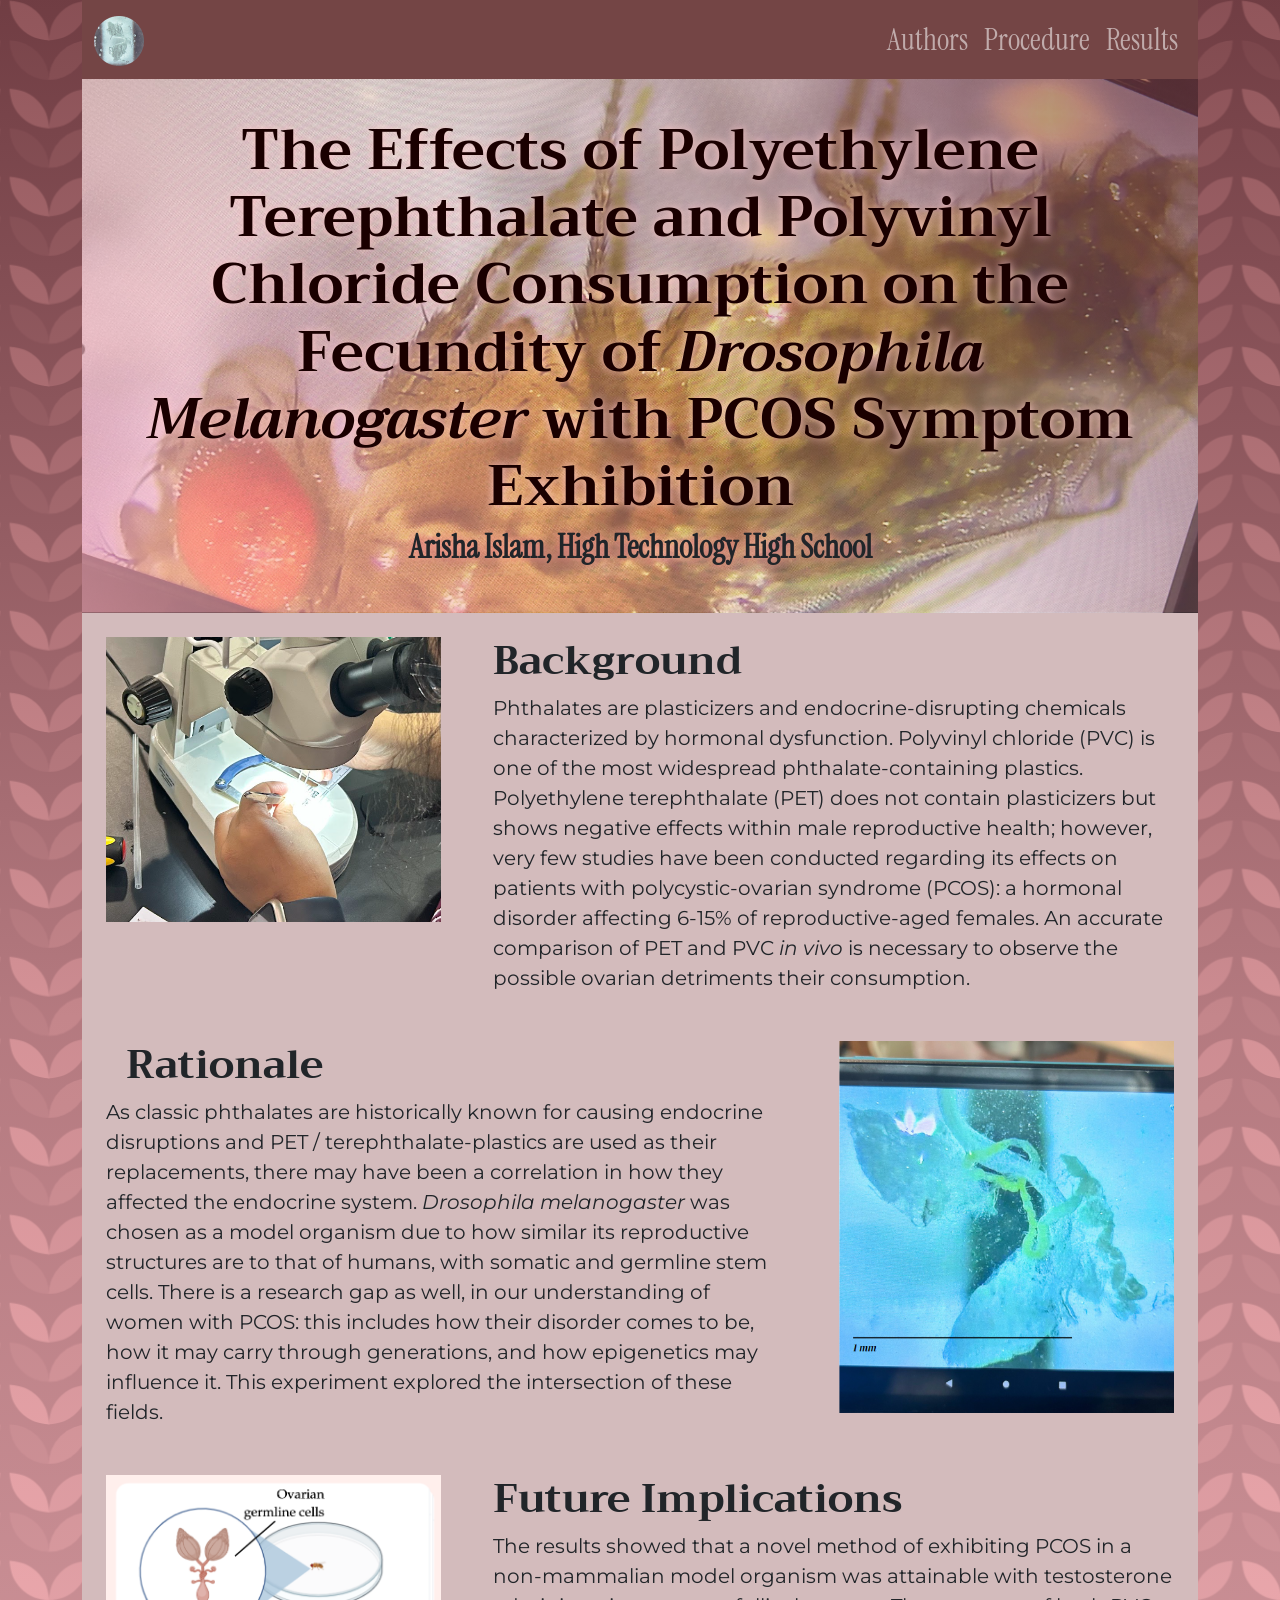
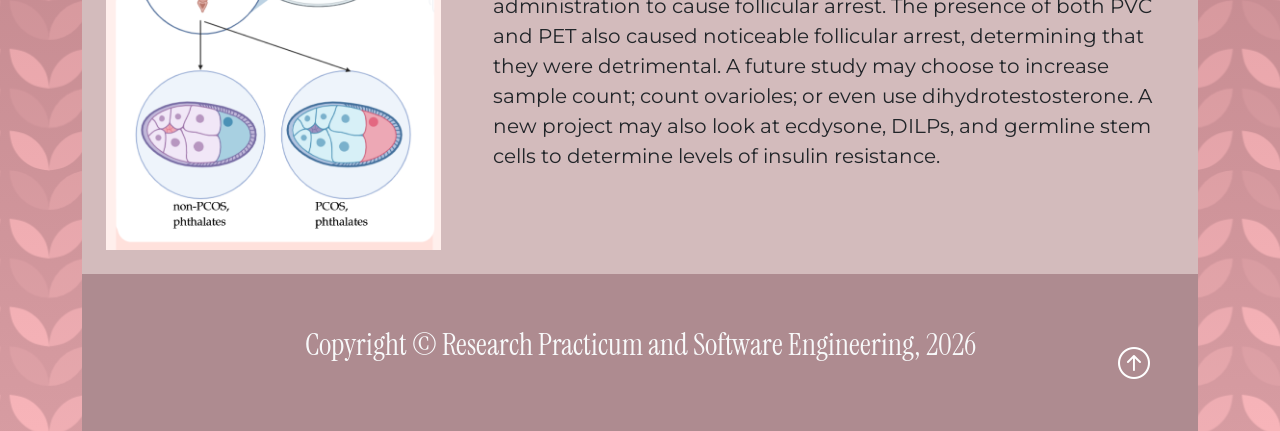
<file: index.html>
<!doctype html>
<html lang="en">
  <head>
    <meta charset="UTF-8" />
    <meta name="viewport" content="width=device-width, initial-scale=1" />
    <title>Activity 2.1.5 Class Demo</title>

    <!--CSS Links-->
    <link
      href="https://cdn.jsdelivr.net/npm/bootstrap@5.3.8/dist/css/bootstrap.min.css"
      rel="stylesheet"
      integrity="sha384-sRIl4kxILFvY47J16cr9ZwB07vP4J8+LH7qKQnuqkuIAvNWLzeN8tE5YBujZqJLB"
      crossorigin="anonymous"
    />
    <link
      rel="stylesheet"
      href="https://cdn.jsdelivr.net/npm/bootstrap-icons@1.13.1/font/bootstrap-icons.min.css"
    />
    <link rel="stylesheet" href="styles.css" />
    <link
      rel="stylesheet"
      href="https://fonts.googleapis.com/css?family=Trirong"
    />
    <link
      href="https://fonts.googleapis.com/css2?family=Instrument+Serif:ital@0;1&display=swap"
      rel="stylesheet"
    />
    <link rel="icon" type="image/x-icon" href="img/ovary.png" />
    <link
      href="https://fonts.googleapis.com/css2?family=Montserrat:ital,wght@0,100..900;1,100..900&display=swap"
      rel="stylesheet"
    />

    <!--JavaScript Links-->
    <script
      src="https://cdn.jsdelivr.net/npm/bootstrap@5.3.8/dist/js/bootstrap.bundle.min.js"
      integrity="sha384-FKyoEForCGlyvwx9Hj09JcYn3nv7wiPVlz7YYwJrWVcXK/BmnVDxM+D2scQbITxI"
      crossorigin="anonymous"
    ></script>
  </head>

  <body class="body">
    <div class="container-lg min-vh-100">
      <header>
        <!--Navigation Bar-->
        <nav
          class="navbar navbar-expand-lg nav-background-color"
          data-bs-theme="dark"
        >
          <div class="container">
            <a href="#" class="navbar-brand">
              <!-- Website Brand -->
              <img
                src="img/ovary.png"
                alt="Ovary logo"
                class="d-inline-block align-text-top w-50"
              />
            </a>

            <!--Hamburger Menu Button-->
            <button
              class="navbar-toggler"
              type="button"
              data-bs-toggle="collapse"
              data-bs-target="#navmenu"
            >
              <span class="navbar-toggler-icon"></span>
            </button>

            <!-- Collapsible Navbar menu with custom hover underline CSS animation -->
            <div class="collapse navbar-collapse" id="navmenu">
              <!--Links to hamburger menu-->
              <ul class="navbar-nav ms-auto">
                <!--ms-auto provides automatic margin spacing-->
                <li class="nav-itm">
                  <a
                    href="authors.html"
                    class="nav-link hover-underline-animation new"
                    >Authors</a
                  >
                </li>
                <li class="nav-itm">
                  <a
                    href="procedure.html"
                    class="nav-link hover-underline-animation"
                    >Procedure</a
                  >
                </li>
                <li class="nav-itm">
                  <a
                    href="results.html"
                    class="nav-link hover-underline-animation"
                    >Results</a
                  >
                </li>
              </ul>
            </div>
          </div>
        </nav>
      </header>

      <!--Showcase-->
      <section class="showcase text-dark p-2 text-center hero-image">
        <div class="container">
          <div class="row">
            <div class="col-sm-0 p-0 d-flex align-items-center">
              <div class="container" style="margin: 30px">
                <h1 class="display-4">
                  The Effects of Polyethylene Terephthalate and Polyvinyl
                  Chloride Consumption on the Fecundity of
                  <em>Drosophila Melanogaster</em> with PCOS Symptom Exhibition
                </h1>
                <!--display-4 will make the <h1> tag stand out-->
                <h2 class="name" style="text-shadow: 0px 0px 10px #ff9797">
                  <strong>Arisha Islam, High Technology High School</strong>
                </h2>
              </div>
            </div>
          </div>
        </div>
      </section>

      <section class="overview text-dark p-2 text-left">
        <!--Overview-->
        <div class="container">
          <div class="row">
            <div class="col-sm-4 p-3">
              <img
                src="img/dissection.png"
                alt="Dissection of a Drosophila Sample"
                class="img-fluid"
              />
            </div>
            <div class="col-sm-8 p-3">
              <h1 class="overview-left-padding">Background</h1>
              <!--overview-left-padding - custom padding left side-->
              <p class="lead overview-font overview-left-padding new-font">
                Phthalates are plasticizers and endocrine-disrupting chemicals
                characterized by hormonal dysfunction. Polyvinyl chloride (PVC)
                is one of the most widespread phthalate-containing plastics.
                Polyethylene terephthalate (PET) does not contain plasticizers
                but shows negative effects within male reproductive health;
                however, very few studies have been conducted regarding its
                effects on patients with polycystic-ovarian syndrome (PCOS): a
                hormonal disorder affecting 6-15% of reproductive-aged females.
                An accurate comparison of PET and PVC <em>in vivo</em> is
                necessary to observe the possible ovarian detriments their
                consumption.
              </p>
            </div>
          </div>

          <div class="row">
            <div class="col-sm-8 p-3">
              <h1 class="overview-left-padding">Rationale</h1>
              <!--overview-left-padding - custom padding left side-->
              <p class="lead overview-font overview-right-padding new-font">
                As classic phthalates are historically known for causing
                endocrine disruptions and PET / terephthalate-plastics are used
                as their replacements, there may have been a correlation in how
                they affected the endocrine system.
                <em>Drosophila melanogaster</em> was chosen as a model organism
                due to how similar its reproductive structures are to that of
                humans, with somatic and germline stem cells. There is a
                research gap as well, in our understanding of women with PCOS:
                this includes how their disorder comes to be, how it may carry
                through generations, and how epigenetics may influence it. This
                experiment explored the intersection of these fields.
              </p>
            </div>
            <div class="col-sm-4 p-3">
              <img src="img/microscope.png" alt="Ovaries under a microscope with scale" class="img-fluid" />
            </div>
          </div>

          <div class="row">
            <div class="col-sm-4 p-3">
              <img
                src="img/future.png"
                alt="Diagram of ovarian cells in non-PCOS  vs PCOS models"
                class="img-fluid"
              />
            </div>
            <div class="col-sm-8 p-3">
              <h1 class="overview-left-padding">Future Implications</h1>
              <!--overview-left-padding - custom padding left side-->
              <p class="lead overview-font overview-left-padding new-font">
                The results showed that a novel method of exhibiting PCOS in a
                non-mammalian model organism was attainable with testosterone
                administration to cause follicular arrest. The presence of both
                PVC and PET also caused noticeable follicular arrest,
                determining that they were detrimental. A future study may
                choose to increase sample count; count ovarioles; or even use
                dihydrotestosterone. A new project may also look at ecdysone,
                DILPs, and germline stem cells to determine levels of insulin
                resistance.
              </p>
            </div>
          </div>
        </div>
      </section>

      <!--Footer-->
      <footer class="p-5 footer text-light text-center position-relative">
        <div class="container">
          <p class="lead credits">
            Copyright &copy; Research Practicum and Software Engineering, 2026
          </p>
          <a href="#" class="position-absolute bottom-0 end-0 p-5">
            <i class="bi bi-arrow-up-circle h2 icon-white"></i>
          </a>
        </div>
      </footer>
    </div>
  </body>
</html>
</file>
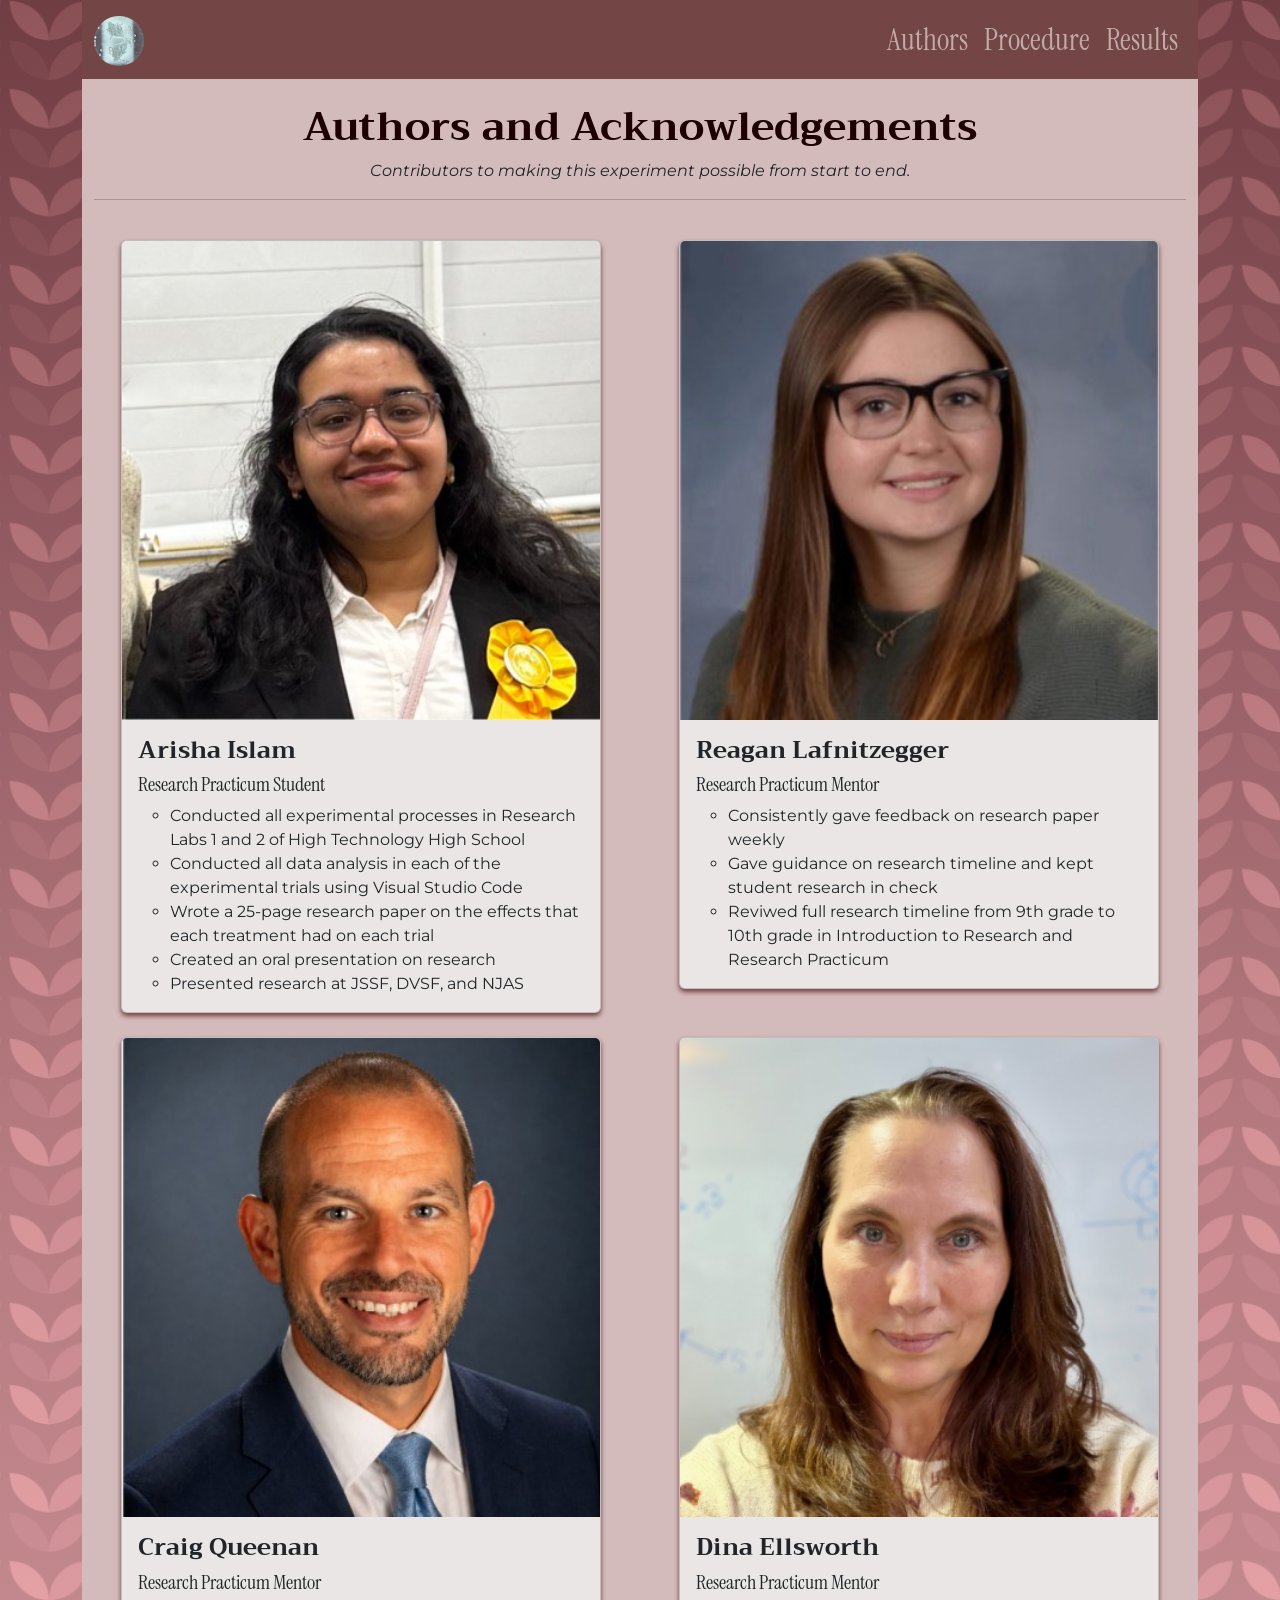
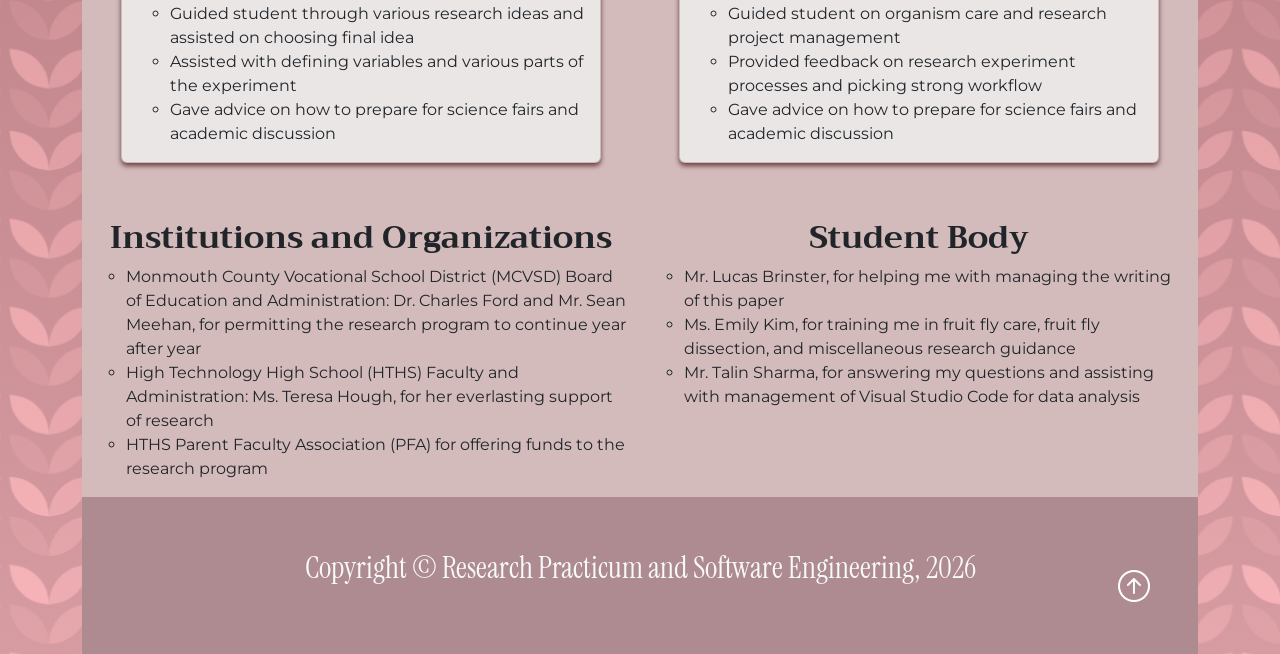
<file: authors.html>
<!doctype html>
<html lang="en">
  <head>
    <meta charset="UTF-8" />
    <meta name="viewport" content="width=device-width, initial-scale=1.0" />
    <title>Activity 2.1.5 Class Demo</title>

    <!--CSS Links-->
    <link
      href="https://cdn.jsdelivr.net/npm/bootstrap@5.3.8/dist/css/bootstrap.min.css"
      rel="stylesheet"
      integrity="sha384-sRIl4kxILFvY47J16cr9ZwB07vP4J8+LH7qKQnuqkuIAvNWLzeN8tE5YBujZqJLB"
      crossorigin="anonymous"
    />
    <link
      rel="stylesheet"
      href="https://cdn.jsdelivr.net/npm/bootstrap-icons@1.13.1/font/bootstrap-icons.min.css"
    />
    <link rel="stylesheet" href="styles.css" />
    <link
      rel="stylesheet"
      href="https://fonts.googleapis.com/css?family=Trirong"
    />
    <link
      href="https://fonts.googleapis.com/css2?family=Instrument+Serif:ital@0;1&display=swap"
      rel="stylesheet"
    />
    <link
      href="https://fonts.googleapis.com/css2?family=Montserrat:ital,wght@0,100..900;1,100..900&display=swap"
      rel="stylesheet"
    />

    <link rel="icon" type="image/x-icon" href="img/ovary.png" />

    <!--JavaScript Links-->
    <script
      src="https://cdn.jsdelivr.net/npm/bootstrap@5.3.8/dist/js/bootstrap.bundle.min.js"
      integrity="sha384-FKyoEForCGlyvwx9Hj09JcYn3nv7wiPVlz7YYwJrWVcXK/BmnVDxM+D2scQbITxI"
      crossorigin="anonymous"
    ></script>
  </head>

  <body class="body">
    <div class="container-lg min-vh-100">
      <header>
        <!--Navigation Bar-->
        <nav
          class="navbar navbar-expand-lg nav-background-color"
          data-bs-theme="dark"
        >
          <div class="container">
            <a href="index.html" class="navbar-brand">
              <!-- Website Brand -->
              <img
                src="img/ovary.png"
                alt="Ovary logo"
                class="d-inline-block align-text-top w-50"
              />
            </a>

            <!--Hamburger Menu Button-->
            <button
              class="navbar-toggler"
              type="button"
              data-bs-toggle="collapse"
              data-bs-target="#navmenu"
            >
              <span class="navbar-toggler-icon"></span>
            </button>

            <!-- Collapsible Navbar menu with custom hover underline CSS animation -->
            <div class="collapse navbar-collapse" id="navmenu">
              <!--Links to hamburger menu-->
              <ul class="navbar-nav ms-auto">
                <!--ms-auto provides automatic margin spacing-->
                <li class="nav-itm">
                  <a
                    href="authors.html"
                    class="nav-link hover-underline-animation"
                    >Authors</a
                  >
                </li>
                <li class="nav-itm">
                  <a
                    href="procedure.html"
                    class="nav-link hover-underline-animation"
                    >Procedure</a
                  >
                </li>
                <li class="nav-itm">
                  <a
                    href="results.html"
                    class="nav-link hover-underline-animation"
                    >Results</a
                  >
                </li>
              </ul>
            </div>
          </div>
        </nav>
      </header>

      <!--About the team-->
      <section class="authors">
        <div class="container">
          <br />
          <!--Line break-->
          <h1 class="text-center about-team">Authors and Acknowledgements</h1>
          <p class="text-center">
            <em
              >Contributors to making this experiment possible from start to
              end.</em
            >
          </p>
          <hr />
          <br />
          <!--Horizontal and vertical line break-->

          <!--Cards organized in a 2x2 table format-->
          <div class="row row-cols-1 row-cols-md-2 g-4">
            <div class="col">
              <div class="card about">
                <img
                  src="img/arisha.jpg"
                  alt="Arisha Islam"
                  class="card-img-top"
                />
                <div class="card-body">
                  <h4 class="card-title card-headings">Arisha Islam</h4>
                  <h5 class="name">Research Practicum Student</h5>
                  <ul class="card-text new-font">
                    <li>
                      Conducted all experimental processes in Research Labs 1
                      and 2 of High Technology High School
                    </li>
                    <li>
                      Conducted all data analysis in each of the experimental
                      trials using Visual Studio Code
                    </li>
                    <li>
                      Wrote a 25-page research paper on the effects that each
                      treatment had on each trial
                    </li>
                    <li>Created an oral presentation on research</li>
                    <li>Presented research at JSSF, DVSF, and NJAS</li>
                  </ul>
                </div>
              </div>
            </div>
            <div class="col">
              <div class="card about">
                <img
                  src="img/lafnitz.jpg"
                  alt="Reagan Lafnitzegger"
                  class="card-img-top"
                />
                <div class="card-body">
                  <h4 class="card-title card-headings">Reagan Lafnitzegger</h4>
                  <h5 class="name">Research Practicum Mentor</h5>
                  <ul class="card-text new-font">
                    <li>Consistently gave feedback on research paper weekly</li>
                    <li>
                      Gave guidance on research timeline and kept student
                      research in check
                    </li>
                    <li>
                      Reviwed full research timeline from 9th grade to 10th
                      grade in Introduction to Research and Research Practicum
                    </li>
                  </ul>
                </div>
              </div>
            </div>
            <div class="col">
              <div class="card about">
                <img
                  src="img/queenan.jpg"
                  alt="Craig Queenan"
                  class="card-img-top"
                />
                <div class="card-body">
                  <h4 class="card-title card-headings">Craig Queenan</h4>
                  <h5 class="name">Research Practicum Mentor</h5>
                  <ul class="card-text new-font">
                    <li>
                      Guided student through various research ideas and assisted
                      on choosing final idea
                    </li>
                    <li>
                      Assisted with defining variables and various parts of the
                      experiment
                    </li>
                    <li>
                      Gave advice on how to prepare for science fairs and
                      academic discussion
                    </li>
                  </ul>
                </div>
              </div>
            </div>
            <div class="col">
              <div class="card about">
                <img
                  src="img/ellsworth.png"
                  alt="Dina Ellsworth"
                  class="card-img-top"
                />
                <div class="card-body">
                  <h4 class="card-title card-headings">Dina Ellsworth</h4>
                  <h5 class="name">Research Practicum Mentor</h5>
                  <ul class="card-text new-font">
                    <li>
                      Guided student on organism care and research project
                      management
                    </li>
                    <li>
                      Provided feedback on research experiment processes and
                      picking strong workflow
                    </li>
                    <li>
                      Gave advice on how to prepare for science fairs and
                      academic discussion
                    </li>
                  </ul>
                </div>
              </div>
            </div>
            <div class="col" style="margin-top: 5%">
              <h2 class="text-center card-headings">
                Institutions and Organizations
              </h2>
              <ul class="new-font">
                <li>
                  Monmouth County Vocational School District (MCVSD) Board of
                  Education and Administration: Dr. Charles Ford and Mr. Sean
                  Meehan, for permitting the research program to continue year
                  after year
                </li>
                <li>
                  High Technology High School (HTHS) Faculty and Administration:
                  Ms. Teresa Hough, for her everlasting support of research
                </li>
                <li>
                  HTHS Parent Faculty Association (PFA) for offering funds to
                  the research program
                </li>
              </ul>
            </div>
            <div class="col" style="margin-top: 5%">
              <h2 class="text-center card-headings">Student Body</h2>
              <ul class="new-font">
                <li>
                  Mr. Lucas Brinster, for helping me with managing the writing
                  of this paper
                </li>
                <li>
                  Ms. Emily Kim, for training me in fruit fly care, fruit fly
                  dissection, and miscellaneous research guidance
                </li>
                <li>
                  Mr. Talin Sharma, for answering my questions and assisting
                  with management of Visual Studio Code for data analysis
                </li>
              </ul>
            </div>
          </div>
        </div>
      </section>

      <!--Footer-->
      <footer class="p-5 footer text-light text-center position-relative">
        <div class="container">
          <p class="lead credits">
            Copyright &copy; Research Practicum and Software Engineering, 2026
          </p>
          <a href="#" class="position-absolute bottom-0 end-0 p-5">
            <i class="bi bi-arrow-up-circle h2 icon-white"></i>
          </a>
        </div>
      </footer>
    </div>
  </body>
</html>
</file>
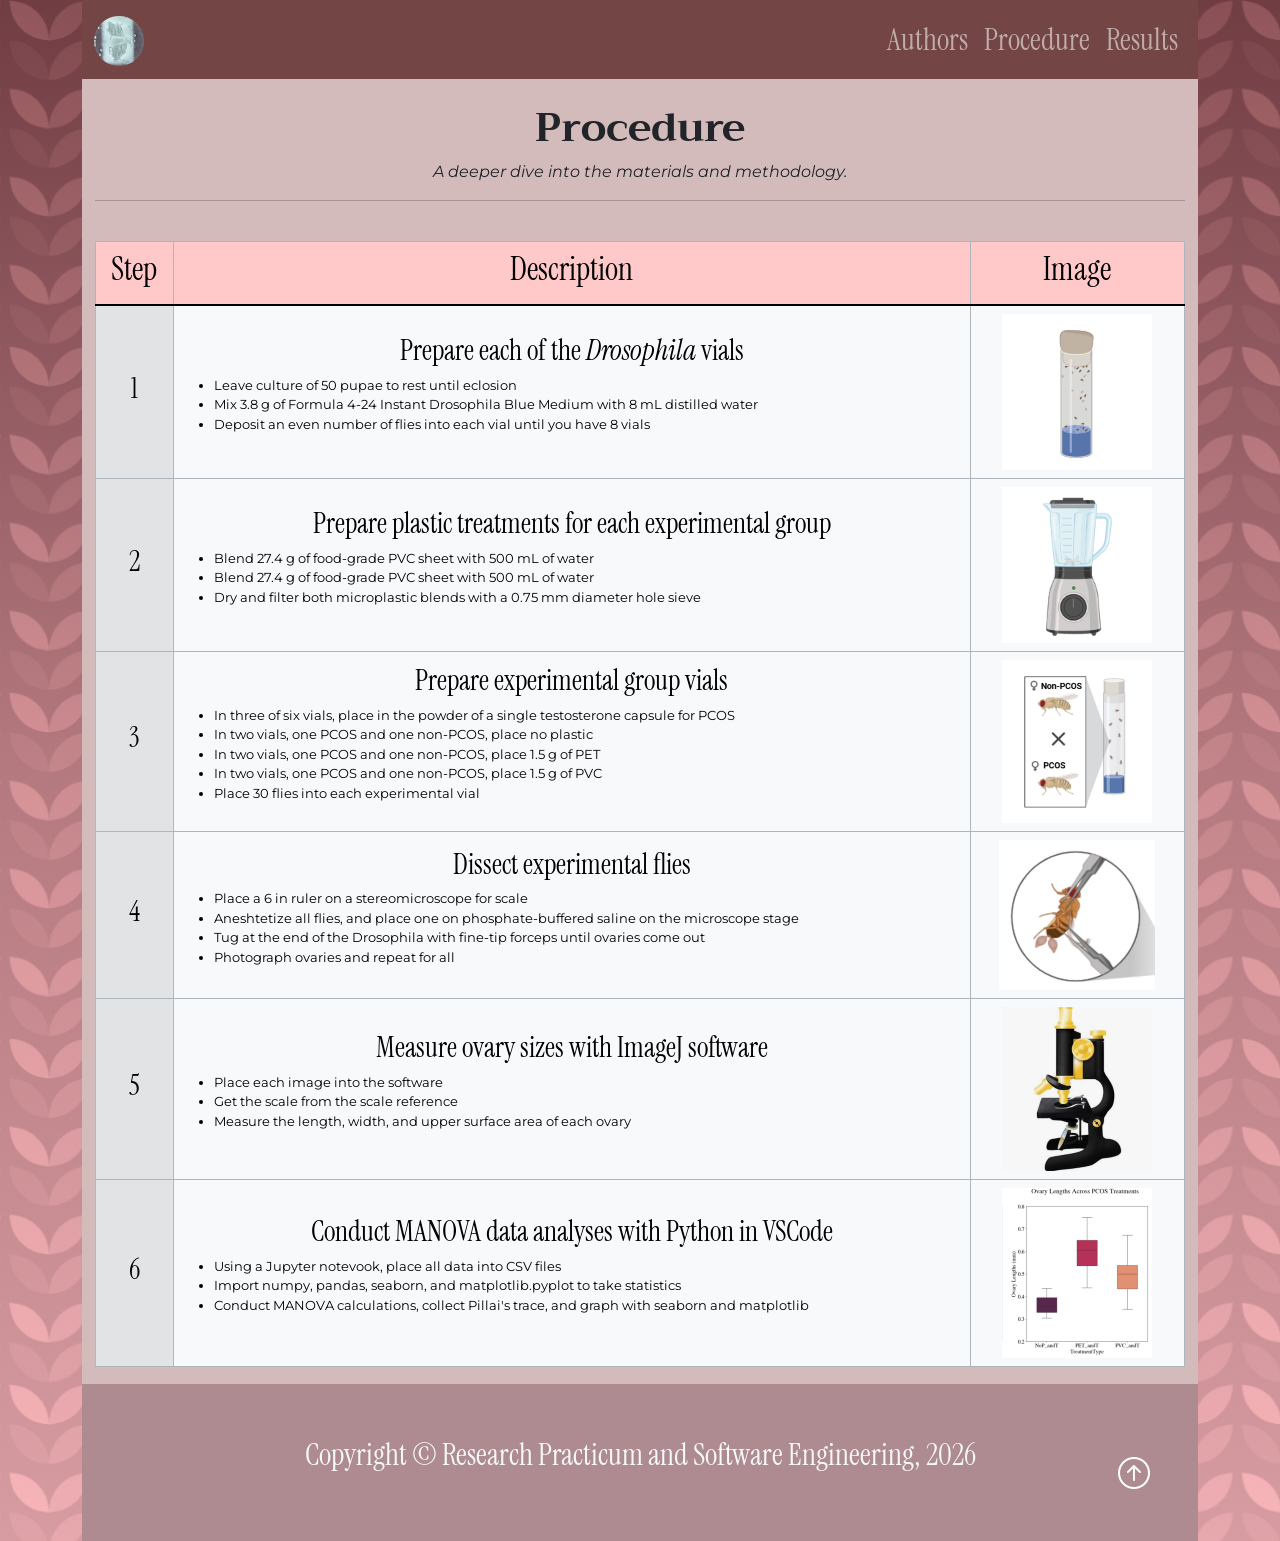
<file: procedure.html>
<!doctype html>
<html lang="en">
  <head>
    <meta charset="UTF-8" />
    <meta name="viewport" content="width=device-width, initial-scale=1.0" />
    <title>Activity 2.1.5 Class Demo</title>

    <!--CSS Links-->
    <link
      href="https://cdn.jsdelivr.net/npm/bootstrap@5.3.8/dist/css/bootstrap.min.css"
      rel="stylesheet"
      integrity="sha384-sRIl4kxILFvY47J16cr9ZwB07vP4J8+LH7qKQnuqkuIAvNWLzeN8tE5YBujZqJLB"
      crossorigin="anonymous"
    />
    <link
      rel="stylesheet"
      href="https://cdn.jsdelivr.net/npm/bootstrap-icons@1.13.1/font/bootstrap-icons.min.css"
    />
    <link rel="stylesheet" href="styles.css" />
    <link
      rel="stylesheet"
      href="https://fonts.googleapis.com/css?family=Trirong"
    />
    <link
      href="https://fonts.googleapis.com/css2?family=Instrument+Serif:ital@0;1&display=swap"
      rel="stylesheet"
    />
    <link rel="icon" type="image/x-icon" href="img/ovary.png" />
    <link
      href="https://fonts.googleapis.com/css2?family=Montserrat:ital,wght@0,100..900;1,100..900&display=swap"
      rel="stylesheet"
    />

    <!--JavaScript Links-->
    <script
      src="https://cdn.jsdelivr.net/npm/bootstrap@5.3.8/dist/js/bootstrap.bundle.min.js"
      integrity="sha384-FKyoEForCGlyvwx9Hj09JcYn3nv7wiPVlz7YYwJrWVcXK/BmnVDxM+D2scQbITxI"
      crossorigin="anonymous"
    ></script>
  </head>

  <body class="body">
    <div class="container-lg min-vh-100">
      <header>
        <!--Navigation Bar-->
        <nav
          class="navbar navbar-expand-lg nav-background-color"
          data-bs-theme="dark"
        >
          <div class="container">
            <a href="index.html" class="navbar-brand">
              <!-- Website Brand -->
              <img
                src="img/ovary.png"
                alt="Ovary logo"
                class="d-inline-block align-text-top w-50"
              />
            </a>

            <!--Hamburger Menu Button-->
            <button
              class="navbar-toggler"
              type="button"
              data-bs-toggle="collapse"
              data-bs-target="#navmenu"
            >
              <span class="navbar-toggler-icon"></span>
            </button>

            <!-- Collapsible Navbar menu with custom hover underline CSS animation -->
            <div class="collapse navbar-collapse" id="navmenu">
              <!--Links to hamburger menu-->
              <ul class="navbar-nav ms-auto">
                <!--ms-auto provides automatic margin spacing-->
                <li class="nav-itm">
                  <a
                    href="authors.html"
                    class="nav-link hover-underline-animation"
                    >Authors</a
                  >
                </li>
                <li class="nav-itm">
                  <a
                    href="procedure.html"
                    class="nav-link hover-underline-animation"
                    >Procedure</a
                  >
                </li>
                <li class="nav-itm">
                  <a
                    href="results.html"
                    class="nav-link hover-underline-animation"
                    >Results</a
                  >
                </li>
              </ul>
            </div>
          </div>
        </nav>
      </header>

      <!--How to use the sensor!-->
      <section class="procedure">
        <div class="container">
          <br />
          <div class="text-center">
            <h1>Procedure</h1>
            <p><em>A deeper dive into the materials and methodology.</em></p>
            <h2 class="minimize"></h2>
          </div>
          <hr />
          <br />

          <table
            class="table table-hover text-center table-light table-bordered border-dark-subtle"
          >
            <thead>
              <tr class="colored-back name">
                <th>
                  <h2>Step</h2>
                </th>
                <th>
                  <h2>Description</h2>
                </th>
                <th>
                  <h2>Image</h2>
                </th>
              </tr>
            </thead>
            <tbody class="table-group-divider">
              <!--Row 1-->
              <tr class="align-middle howTo">
                <!--scope = "row" specifies the header cell is the header for a row-->
                <th scope="row" class="table-secondary howTo">
                  <h3>1</h3>
                </th>
                <td>
                  <h3 class="howTo">Prepare each of the <em>Drosophila</em> vials</h3>
                  <ul>
                    <li>Leave culture of 50 pupae to rest until eclosion</li>
                    <li>Mix 3.8 g of Formula 4-24 Instant Drosophila Blue Medium with 8 mL distilled water</li>
                    <li>Deposit an even number of flies into each vial until you have 8 vials</li>
                  </ul>
                </td>
                <td class="text-center">
                  <img src="img/vial.png" alt="Drosophila vial" />
                </td>
              </tr>
              <!--Row 2-->
              <tr class="align-middle howTo">
                <!--scope = "row" specifies the header cell is the header for a row-->
                <th scope="row" class="table-secondary howTo">
                  <h3>2</h3>
                </th>
                <td>
                  <h3 class="howTo">
                    Prepare plastic treatments for each experimental group
                  </h3>
                  <ul>
                    <li>Blend 27.4 g of food-grade PVC sheet with 500 mL of water</li>
                    <li>Blend 27.4 g of food-grade PVC sheet with 500 mL of water</li>
                    <li>Dry and filter both microplastic blends with a 0.75 mm diameter hole sieve</li>
                  </ul>
                </td>
                <td class="text-center">
                  <img src="img/blender.png" alt="Blender for microplastics" />
                </td>
              </tr>
              <!--Row 3-->
              <tr class="align-middle howTo">
                <!--scope = "row" specifies the header cell is the header for a row-->
                <th scope="row" class="table-secondary howTo">
                  <h3>3</h3>
                </th>
                <td>
                  <h3 class="howTo">
                    Prepare experimental group vials
                  </h3>
                  <ul>
                    <li>In three of six vials, place in the powder of a single testosterone capsule for PCOS</li>
                    <li>In two vials, one PCOS and one non-PCOS, place no plastic</li>
                    <li>In two vials, one PCOS and one non-PCOS, place 1.5 g of PET</li>
                    <li>In two vials, one PCOS and one non-PCOS, place 1.5 g of PVC</li>
                    <li>Place 30 flies into each experimental vial</li>
                  </ul>
                </td>
                <td class="text-center">
                  <img src="img/setup.png" alt="Experimental group vial setup" />
                </td>
              </tr>
              <!--Row 4-->
              <tr class="align-middle howTo">
                <!--scope = "row" specifies the header cell is the header for a row-->
                <th scope="row" class="table-secondary">
                  <h3>4</h3>
                </th>
                <td>
                  <h3 class="howTo">
                    Dissect experimental flies
                  </h3>
                  <ul>
                    <li>Place a 6 in ruler on a stereomicroscope for scale</li>
                    <li>Aneshtetize all flies, and place one on phosphate-buffered saline on the microscope stage</li>
                    <li>Tug at the end of the Drosophila with fine-tip forceps until ovaries come out</li>
                    <li>Photograph ovaries and repeat for all</li>
                  </ul>
                </td>
                <td class="text-center">
                  <img src="img/dissectioning.png" alt="Dissection experimental flies" />
                </td>
              </tr>
              <!--Row 5-->
              <tr class="align-middle howTo">
                <!--scope = "row" specifies the header cell is the header for a row-->
                <th scope="row" class="table-secondary">
                  <h3>5</h3>
                </th>
                <td>
                  <h3 class="howTo">
                    Measure ovary sizes with ImageJ software
                  </h3>
                  <ul>
                    <li>Place each image into the software</li>
                    <li>Get the scale from the scale reference</li>
                    <li>Measure the length, width, and upper surface area of each ovary</li>
                  </ul>
                </td>
                <td class="text-center">
                  <img src="img/imagej.png" alt="ImageJ software Logo" />
                </td>
              </tr>
              <tr class="align-middle howTo">
                <!--scope = "row" specifies the header cell is the header for a row-->
                <th scope="row" class="table-secondary">
                  <h3>6</h3>
                </th>
                <td>
                  <h3 class="howTo">
                    Conduct MANOVA data analyses with Python in VSCode
                  </h3>
                  <ul>
                    <li>Using a Jupyter notevook, place all data into CSV files</li>
                    <li>Import numpy, pandas, seaborn, and matplotlib.pyplot to take statistics</li>
                    <li>Conduct MANOVA calculations, collect Pillai's trace, and graph with seaborn and matplotlib</li>
                  </ul>
                </td>
                <td class="text-center">
                  <img src="img/graph.png" alt="Ovary graph" />
                </td>
              </tr>
            </tbody>
          </table>
        </div>
      </section>

      <!--Footer-->
      <footer class="p-5 footer text-light text-center position-relative">
        <div class="container">
          <p class="lead credits">
            Copyright &copy; Research Practicum and Software Engineering, 2026
          </p>
          <a href="#" class="position-absolute bottom-0 end-0 p-5">
            <i class="bi bi-arrow-up-circle h2 icon-white"></i>
          </a>
        </div>
      </footer>
    </div>
  </body>
</html>
</file>
<file: styles.css>
/* ---------------------------------- Class CSS ---------------------------------- */

.about {
  width: 90%;
  margin: auto;
}

.about-team {
  color: rgb(30, 0, 0);
}

.authors {
  background-color: #d3bbbc;
}

.body {
  background-color: rgb(155, 142, 144);
  background-image:
    linear-gradient(
      rgba(51, 1, 1, 0.5),
      rgba(186, 121, 121, 0.5),
      rgba(255, 189, 189, 0.5)
    ),
    url("img/background.png");
}

.chartjs-sample {
  background-color: #b08794;
}

.footer {
  background-color: #ae8b90;
}

.icon-white {
  /* Arrow icon at bottom of page */
  color: #ffffff;
}

.card {
    box-shadow: 0px 3px 5px #743e3e;
    background-color:#eae6e6;
}

.card:hover {
    transform: scale(1.025);
    box-shadow: 0px 6px 10px #744343;
    transition: all 1s ease-in-out;
}

.howTo h3 {
    font-family: "Instrument Serif", "Trirong", Cambria, Cochin, Georgia;
}

.howTo li {
    font-family: "Montserrat", monospace;
    font-size: 13px;
    text-align: left;
}

.credits {
  font-family: "Instrument Serif", "Trirong", Cambria, Cochin, Georgia;
  font-size: 30px;
}

.nav-background-color {
  /* navbar background color */
  background-color: #744545;
}

.nav-menu-item {
  /* navbar link text properties */
  font-size: 25px;
  margin-left: 10px;
  margin-right: 10px;
}

.colored-back th {
    background-color: #ffc9c9;
}

.name {
  font-family: "Instrument Serif", "Trirong", Cambria, Cochin, Georgia;
}

.new-font {
  font-family: "Montserrat", monospace;
  font-weight: 400;
  list-style-type: circle;
}
.overview {
  background-color: #d3bbbc;
}

.overview-left-padding {
  padding-left: 20px;
}

.overview-right-padding {
  padding-right: 20px;
}

.procedure {
  background-color: #d3bbbc;
  padding: 1px;
}

.showcase {
  background-color: #d3bbbc; /*#0096c7*/
}

h1,
.card-headings {
  font-family:
    "Trirong", Cambria, Cochin, Georgia, Times, "Times New Roman", serif;
  font-weight: bold;
}

h1.display-4 {
  font-family:
    "Trirong", Cambria, Cochin, Georgia, Times, "Times New Roman", serif;
  font-weight: bold;
  color: #1a0000;
  text-shadow: 0px 0px 10px #ffc9c9;
  text-align: center;
  align-items: center;
  justify-content: center;
}

p {
  font-family: "Montserrat", Courier, monospace;
}

.minimize {
  font-size: 20px;
}

.nav-itm {
  font-family: "Instrument Serif", "Trirong", Cambria, Cochin, Georgia;
  font-size: 30px;
}

.hero-image {
  background-image:
    linear-gradient(
      45deg,
      rgba(255, 174, 190, 0.731),
      rgba(241, 170, 170, 0.279),
      rgba(123, 61, 77, 0.648)
    ),
    url("img/image.png");
  background-position: center;
  background-size: cover;
  background-repeat: no-repeat;
  position: relative;
}

::selection {
  background: rgba(226, 138, 176, 0.75);
}

/* ----------------- ID CSS ----------------- */

/* -----------------Underline Animation CSS -----------------*/
#chart-wrapper {
  margin: auto;
  padding: 10px;
  min-height: 400px;
  background-color: rgb(255, 223, 233) !important;
  justify-content: center;
  align-items: center;
}

.hover-underline-animation {
  display: inline-block;
  position: relative;
  /*color: #0087ca;*/
}

.hover-underline-animation:after {
  content: "";
  position: absolute;
  width: 100%;
  transform: scaleX(0);
  height: 2px;
  bottom: 0;
  left: 0;
  background-color: #eae6e6;
  /*transform-origin: bottom right;*/
  transition: transform 0.35s ease-out;
}

.hover-underline-animation:hover:after {
  transform: scaleX(1);
  /*transform-origin: bottom left;*/
}
</file>
